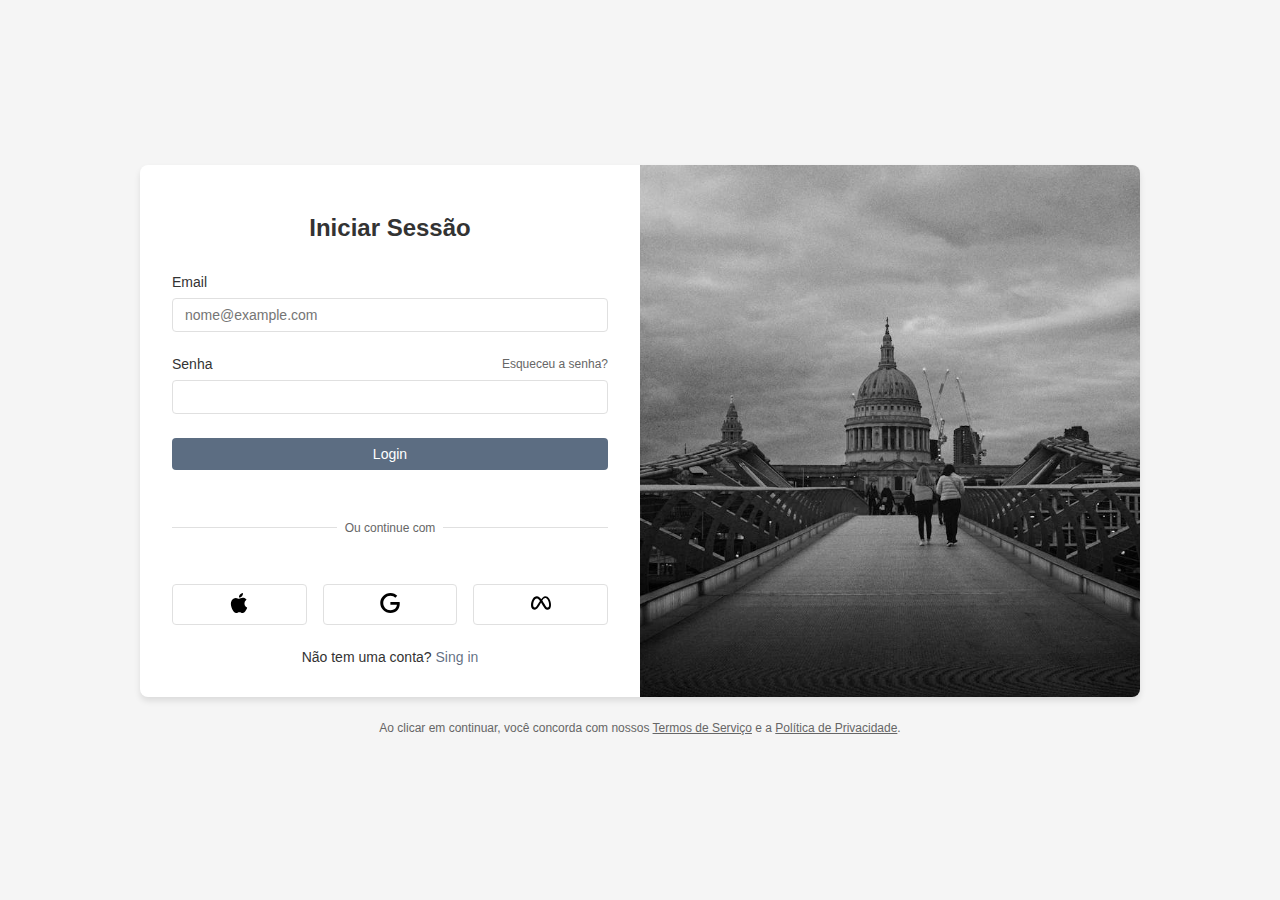
<file: src/index.html>
<!DOCTYPE html>
<html lang="en">
  <head>
    <meta charset="UTF-8" />
    <meta name="viewport" content="width=device-width, initial-scale=1.0" />
    <link rel="stylesheet" href="/styles/style.css" />
    <title>Tela de Login</title>
  </head>
  <body>
    <div class="container">
      <div class="login-form">
        <div class="card">
          <div class="card-content">
            <form id="loginForm">
              <div class="form-inner">
                <div class="form-header">
                  <h1>Iniciar Sessão</h1>
                </div>
                <div class="form-group">
                  <label for="email">Email</label>
                  <input
                    id="email"
                    type="email"
                    placeholder="nome@example.com"
                    required
                  />
                </div>
                <div class="form-group">
                  <div class="password-header">
                    <label for="password">Senha</label>
                    <a href="forgot-password.html" class="forgot-password"
                      >Esqueceu a senha?</a
                    >
                  </div>
                  <input id="password" type="password" required />
                </div>
                <button type="submit" class="btn btn-primary">Login</button>
                <div class="divider">
                  <span>Ou continue com</span>
                </div>
                <div class="social-buttons">
                  <button class="btn btn-outline" aria-label="Login with Apple">
                    <svg xmlns="http://www.w3.org/2000/svg" viewBox="0 0 24 24">
                      <path
                        d="M12.152 6.896c-.948 0-2.415-1.078-3.96-1.04-2.04.027-3.91 1.183-4.961 3.014-2.117 3.675-.546 9.103 1.519 12.09 1.013 1.454 2.208 3.09 3.792 3.039 1.52-.065 2.09-.987 3.935-.987 1.831 0 2.35.987 3.96.948 1.637-.026 2.676-1.48 3.676-2.948 1.156-1.688 1.636-3.325 1.662-3.415-.039-.013-3.182-1.221-3.22-4.857-.026-3.04 2.48-4.494 2.597-4.559-1.429-2.09-3.623-2.324-4.39-2.376-2-.156-3.675 1.09-4.61 1.09zM15.53 3.83c.843-1.012 1.4-2.427 1.245-3.83-1.207.052-2.662.805-3.532 1.818-.78.896-1.454 2.338-1.273 3.714 1.338.104 2.715-.688 3.559-1.701"
                      />
                    </svg>
                  </button>
                  <button
                    class="btn btn-outline"
                    aria-label="Login with Google"
                  >
                    <svg xmlns="http://www.w3.org/2000/svg" viewBox="0 0 24 24">
                      <path
                        d="M12.48 10.92v3.28h7.84c-.24 1.84-.853 3.187-1.787 4.133-1.147 1.147-2.933 2.4-6.053 2.4-4.827 0-8.6-3.893-8.6-8.72s3.773-8.72 8.6-8.72c2.6 0 4.507 1.027 5.907 2.347l2.307-2.307C18.747 1.44 16.133 0 12.48 0 5.867 0 .307 5.387.307 12s5.56 12 12.173 12c3.573 0 6.267-1.173 8.373-3.36 2.16-2.16 2.84-5.213 2.84-7.667 0-.76-.053-1.467-.173-2.053H12.48z"
                      />
                    </svg>
                  </button>
                  <button class="btn btn-outline" aria-label="Login with Meta">
                    <svg xmlns="http://www.w3.org/2000/svg" viewBox="0 0 24 24">
                      <path
                        d="M6.915 4.03c-1.968 0-3.683 1.28-4.871 3.113C.704 9.208 0 11.883 0 14.449c0 .706.07 1.369.21 1.973a6.624 6.624 0 0 0 .265.86 5.297 5.297 0 0 0 .371.761c.696 1.159 1.818 1.927 3.593 1.927 1.497 0 2.633-.671 3.965-2.444.76-1.012 1.144-1.626 2.663-4.32l.756-1.339.186-.325c.061.1.121.196.183.3l2.152 3.595c.724 1.21 1.665 2.556 2.47 3.314 1.046.987 1.992 1.22 3.06 1.22 1.075 0 1.876-.355 2.455-.843a3.743 3.743 0 0 0 .81-.973c.542-.939.861-2.127.861-3.745 0-2.72-.681-5.357-2.084-7.45-1.282-1.912-2.957-2.93-4.716-2.93-1.047 0-2.088.467-3.053 1.308-.652.57-1.257 1.29-1.82 2.05-.69-.875-1.335-1.547-1.958-2.056-1.182-.966-2.315-1.303-3.454-1.303zm10.16 2.053c1.147 0 2.188.758 2.992 1.999 1.132 1.748 1.647 4.195 1.647 6.4 0 1.548-.368 2.9-1.839 2.9-.58 0-1.027-.23-1.664-1.004-.496-.601-1.343-1.878-2.832-4.358l-.617-1.028a44.908 44.908 0 0 0-1.255-1.98c.07-.109.141-.224.211-.327 1.12-1.667 2.118-2.602 3.358-2.602zm-10.201.553c1.265 0 2.058.791 2.675 1.446.307.327.737.871 1.234 1.579l-1.02 1.566c-.757 1.163-1.882 3.017-2.837 4.338-1.191 1.649-1.81 1.817-2.486 1.817-.524 0-1.038-.237-1.383-.794-.263-.426-.464-1.13-.464-2.046 0-2.221.63-4.535 1.66-6.088.454-.687.964-1.226 1.533-1.533a2.264 2.264 0 0 1 1.088-.285z"
                      />
                    </svg>
                  </button>
                </div>
                <div class="signup-link">
                  Não tem uma conta? <a href="signup.html">Sing in</a>
                </div>
              </div>
            </form>
            <div class="card-image">
              <img src="/src/images/image1.png" alt="Image" />
            </div>
          </div>
        </div>
        <div class="terms">
          Ao clicar em continuar, você concorda com nossos
          <a href="terms-of-service.html">Termos de Serviço</a> e a
          <a href="privacy-policy-page.html">Política de Privacidade</a>.
        </div>
      </div>
    </div>
    <script src="/js/script.js"></script>
    <script src="/js/page-transition.js"></script>
  </body>
</html>
</file>
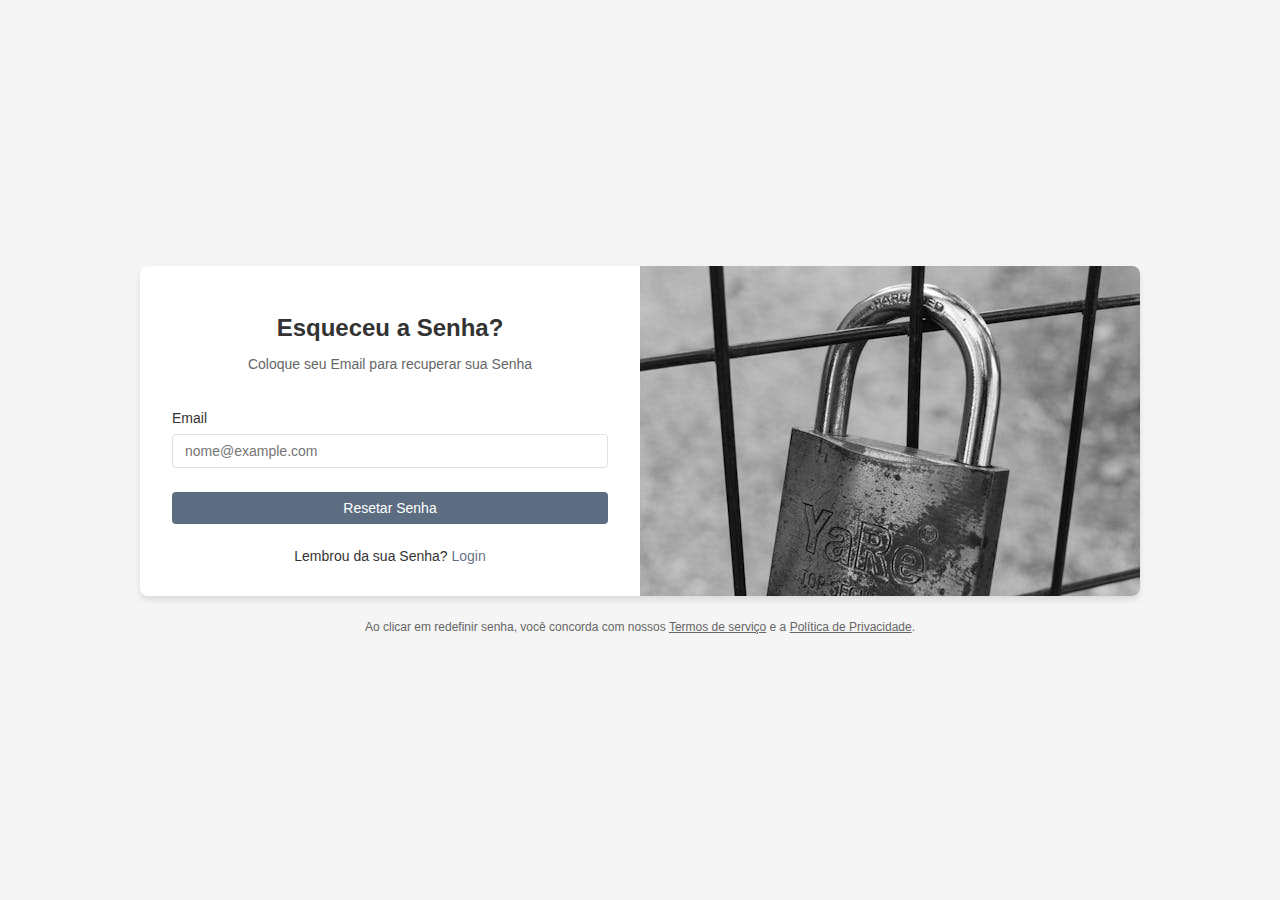
<file: src/forgot-password.html>
<!DOCTYPE html>
<html lang="en">
  <head>
    <meta charset="UTF-8" />
    <meta name="viewport" content="width=device-width, initial-scale=1.0" />
    <title>Esqueceu Senha</title>
    <link rel="stylesheet" href="/styles/style.css">
  </head>
  <body>
    <div class="container">
      <div class="login-form">
        <div class="card">
          <div class="card-content">
            <form id="forgotPasswordForm">
              <div class="form-inner">
                <div class="form-header">
                  <h1>Esqueceu a Senha?</h1>
                  <p>Coloque seu Email para recuperar sua Senha</p>
                </div>
                <div class="form-group">
                  <label for="email">Email</label>
                  <input
                    id="email"
                    type="email"
                    placeholder="nome@example.com"
                    required
                  />
                </div>
                <button type="submit" class="btn btn-primary">
                  Resetar Senha
                </button>
                <div class="signup-link">
                  Lembrou da sua Senha? <a href="index.html">Login</a>
                </div>
              </div>
            </form>
            <div class="card-image">
              <img src="/src/images/image2.png" alt="Forgot Password Image" />
            </div>
          </div>
        </div>
        <div class="terms">
          Ao clicar em redefinir senha, você concorda com nossos
          <a href="terms-of-service.html">Termos de serviço</a> e a
          <a href="privacy-policy-page.html">Política de Privacidade</a>.
        </div>
      </div>
    </div>
    <script src="/js/forgot-password.js"></script>
    <script src="/js/page-transition.js"></script>
  </body>
</html>
</file>
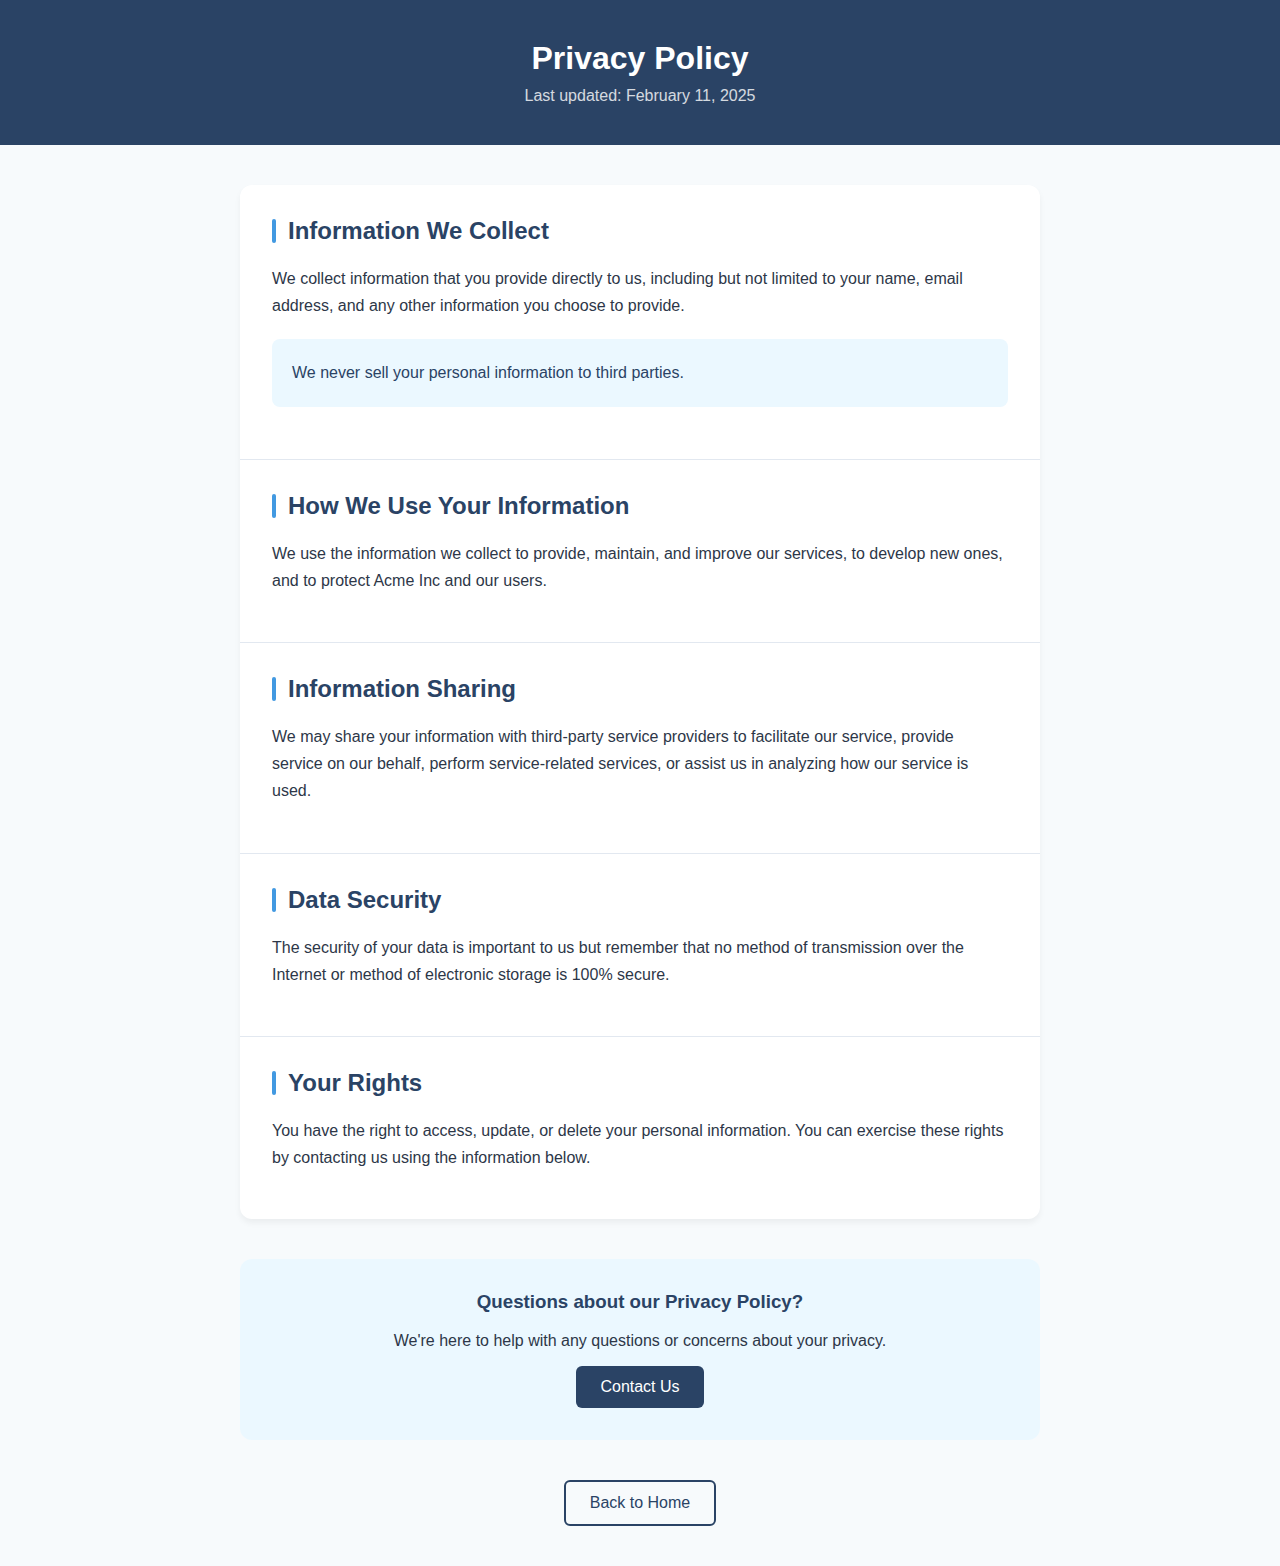
<file: src/privacy-policy-page.html>
<!DOCTYPE html>
<html lang="en">
  <head>
    <meta charset="UTF-8" />
    <meta name="viewport" content="width=device-width, initial-scale=1.0" />
    <title>Privacy Policy - Acme Inc</title>
    <style>
      :root {
        --primary: #2a4365;
        --secondary: #4299e1;
        --background: #f7fafc;
        --card-background: #ffffff;
        --text: #2d3748;
        --muted-text: #718096;
        --border: #e2e8f0;
        --accent: #ebf8ff;
      }

      body {
        font-family: -apple-system, BlinkMacSystemFont, "Segoe UI", Roboto,
          "Helvetica Neue", Arial, sans-serif;
        background-color: var(--background);
        color: var(--text);
        margin: 0;
        padding: 0;
        min-height: 100vh;
      }

      .header {
        background-color: var(--primary);
        color: white;
        padding: 40px 0;
        text-align: center;
        margin-bottom: 40px;
      }

      .header h1 {
        margin: 0;
        font-size: 32px;
        font-weight: 600;
      }

      .header p {
        margin: 10px 0 0;
        opacity: 0.8;
      }

      .container {
        width: 100%;
        max-width: 800px;
        margin: 0 auto;
        padding: 0 20px;
      }

      .privacy-card {
        background-color: var(--card-background);
        border-radius: 12px;
        box-shadow: 0 4px 6px rgba(0, 0, 0, 0.05);
        margin-bottom: 40px;
      }

      .privacy-section {
        padding: 32px;
        border-bottom: 1px solid var(--border);
      }

      .privacy-section:last-child {
        border-bottom: none;
      }

      .privacy-section h2 {
        color: var(--primary);
        font-size: 24px;
        margin-top: 0;
        margin-bottom: 20px;
        display: flex;
        align-items: center;
      }

      .privacy-section h2::before {
        content: "";
        display: inline-block;
        width: 4px;
        height: 24px;
        background-color: var(--secondary);
        margin-right: 12px;
        border-radius: 2px;
      }

      .privacy-section p {
        line-height: 1.7;
        color: var(--text);
        font-size: 16px;
        margin: 16px 0;
      }

      .highlighted-info {
        background-color: var(--accent);
        padding: 20px;
        border-radius: 8px;
        margin: 20px 0;
      }

      .highlighted-info p {
        margin: 0;
        color: var(--primary);
      }

      .contact-section {
        background-color: var(--accent);
        padding: 32px;
        border-radius: 12px;
        margin-top: 40px;
        text-align: center;
      }

      .contact-section h3 {
        color: var(--primary);
        margin-top: 0;
      }

      .btn {
        display: inline-block;
        padding: 12px 24px;
        background-color: var(--primary);
        color: white;
        text-decoration: none;
        border-radius: 6px;
        transition: all 0.3s ease;
        font-weight: 500;
      }

      .btn:hover {
        background-color: var(--secondary);
        transform: translateY(-1px);
      }

      .back-link {
        text-align: center;
        margin: 40px 0;
      }

      .back-btn {
        display: inline-flex;
        align-items: center;
        padding: 12px 24px;
        background-color: transparent;
        color: var(--primary);
        border: 2px solid var(--primary);
        text-decoration: none;
        border-radius: 6px;
        transition: all 0.3s ease;
        font-weight: 500;
      }

      .back-btn:hover {
        background-color: var(--primary);
        color: white;
      }

      @media (max-width: 768px) {
        .header {
          padding: 30px 0;
        }

        .privacy-section {
          padding: 24px;
        }

        .privacy-section h2 {
          font-size: 20px;
        }

        .privacy-section p {
          font-size: 15px;
        }
      }
    </style>
  </head>
  <body>
    <header class="header">
      <div class="container">
        <h1>Privacy Policy</h1>
        <p>Last updated: February 11, 2025</p>
      </div>
    </header>

    <div class="container">
      <div class="privacy-card">
        <div class="privacy-section">
          <h2>Information We Collect</h2>
          <p>
            We collect information that you provide directly to us, including
            but not limited to your name, email address, and any other
            information you choose to provide.
          </p>
          <div class="highlighted-info">
            <p>We never sell your personal information to third parties.</p>
          </div>
        </div>

        <div class="privacy-section">
          <h2>How We Use Your Information</h2>
          <p>
            We use the information we collect to provide, maintain, and improve
            our services, to develop new ones, and to protect Acme Inc and our
            users.
          </p>
        </div>

        <div class="privacy-section">
          <h2>Information Sharing</h2>
          <p>
            We may share your information with third-party service providers to
            facilitate our service, provide service on our behalf, perform
            service-related services, or assist us in analyzing how our service
            is used.
          </p>
        </div>

        <div class="privacy-section">
          <h2>Data Security</h2>
          <p>
            The security of your data is important to us but remember that no
            method of transmission over the Internet or method of electronic
            storage is 100% secure.
          </p>
        </div>

        <div class="privacy-section">
          <h2>Your Rights</h2>
          <p>
            You have the right to access, update, or delete your personal
            information. You can exercise these rights by contacting us using
            the information below.
          </p>
        </div>
      </div>

      <div class="contact-section">
        <h3>Questions about our Privacy Policy?</h3>
        <p>
          We're here to help with any questions or concerns about your privacy.
        </p>
        <a href="#" class="btn">Contact Us</a>
      </div>

      <div class="back-link">
        <a href="index.html" class="back-btn">Back to Home</a>
      </div>
    </div>
  </body>
  <script src="/js/page-transition.js"></script>
</html>
</file>
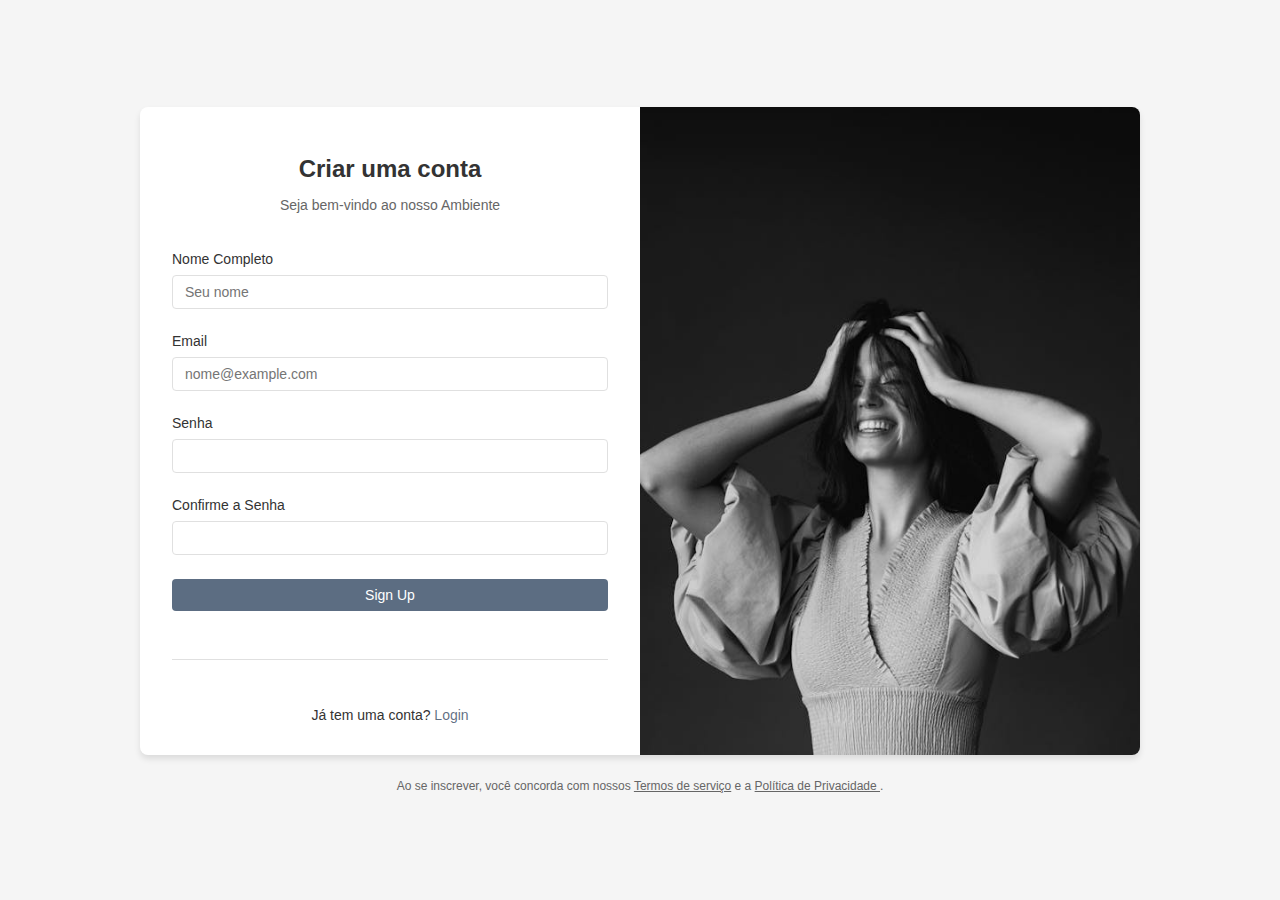
<file: src/signup.html>
<!DOCTYPE html>
<html lang="en">
  <head>
    <meta charset="UTF-8" />
    <meta name="viewport" content="width=device-width, initial-scale=1.0" />
    <title>Sign Up</title>
    <link rel="stylesheet" href="/styles/style.css">
  </head>
  <body>
    <div class="container">
      <div class="login-form">
        <div class="card">
          <div class="card-content">
            <form id="signupForm">
              <div class="form-inner">
                <div class="form-header">
                  <h1>Criar uma conta</h1>
                  <p>Seja bem-vindo ao nosso Ambiente</p>
                </div>
                <div class="form-group">
                  <label for="name">Nome Completo</label>
                  <input
                    id="Nome"
                    type="text"
                    placeholder="Seu nome"
                    required
                  />
                </div>
                <div class="form-group">
                  <label for="email">Email</label>
                  <input
                    id="email"
                    type="email"
                    placeholder="nome@example.com"
                    required
                  />
                </div>
                <div class="form-group">
                  <label for="password">Senha</label>
                  <input id="password" type="password" required />
                </div>
                <div class="form-group">
                  <label for="confirmPassword">Confirme a Senha</label>
                  <input id="confirmPassword" type="password" required />
                </div>
                <button type="submit" class="btn btn-primary">Sign Up</button>
                <div class="divider"></div>
                <div class="signup-link">
                  Já tem uma conta? <a href="index.html">Login</a>
                </div>
              </div>
            </form>
            <div class="card-image">
              <img src="/src/images/image3.png" alt="Sign Up Image" />
            </div>
          </div>
        </div>
        <div class="terms">
          Ao se inscrever, você concorda com nossos
          <a href="#">Termos de serviço</a> e a
          <a href="#">Política de Privacidade </a>.
        </div>
      </div>
    </div>
    <script src="/js/page-transition.js"></script>
  </body>
</html>
</file>
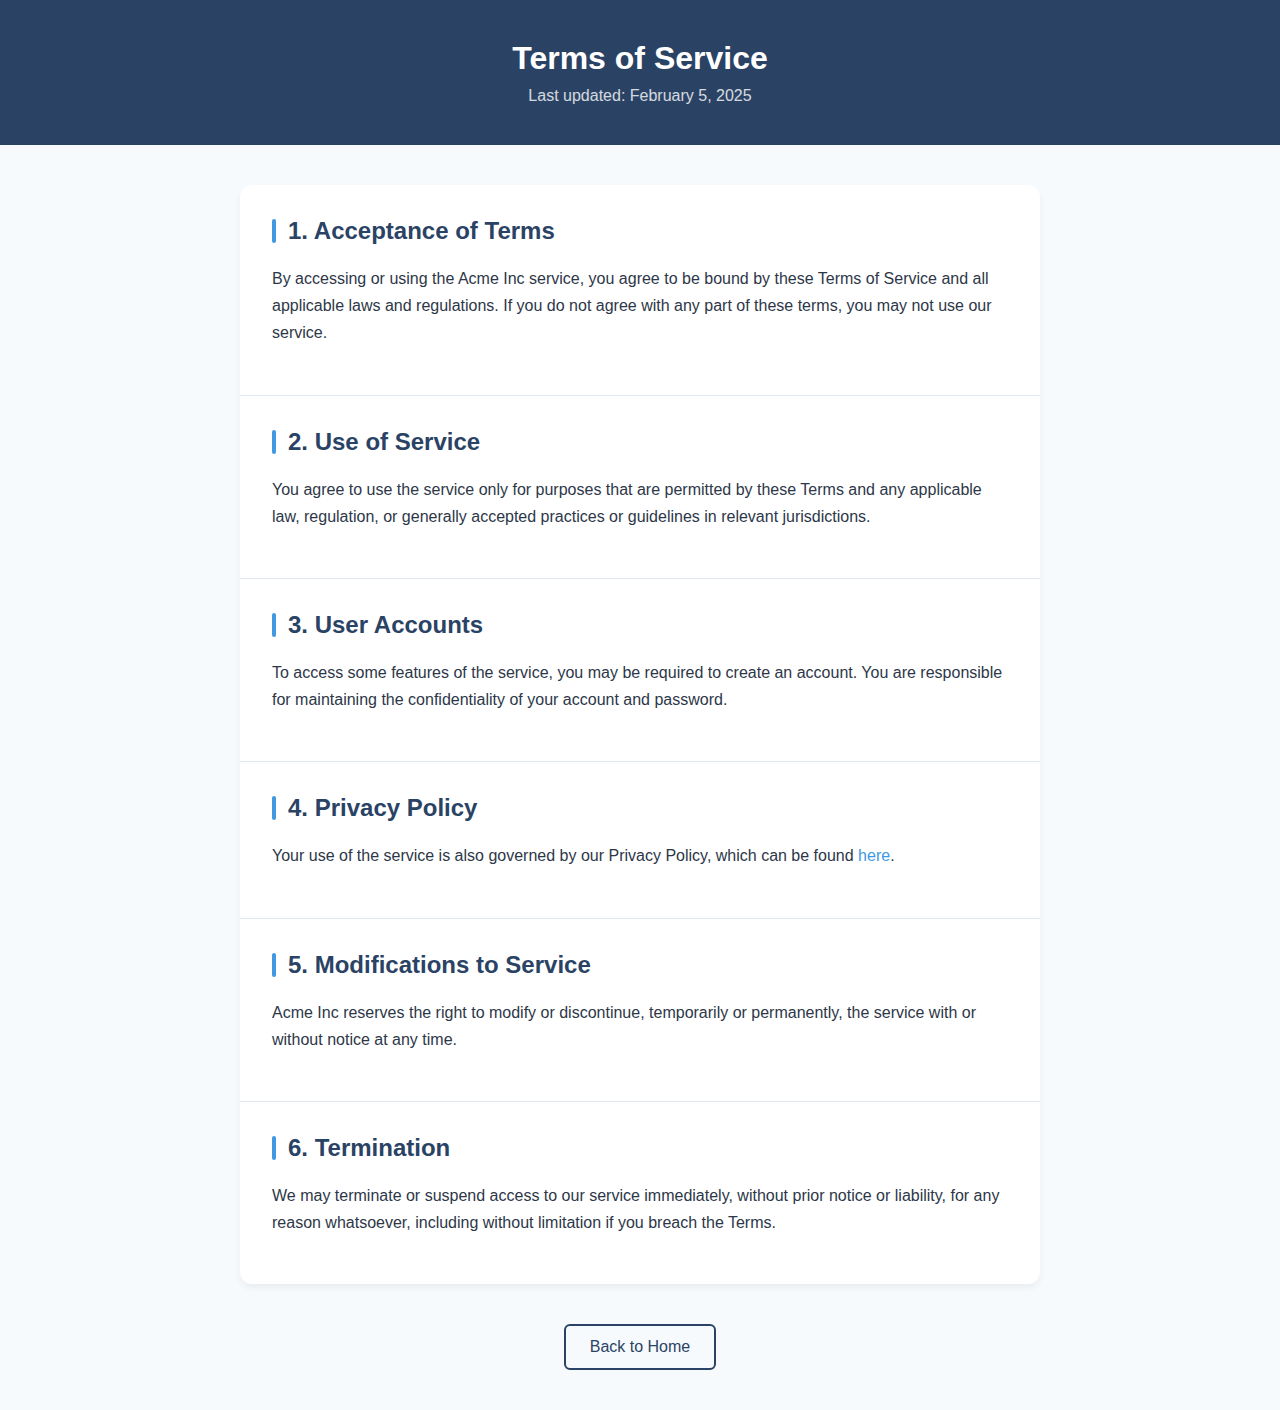
<file: src/terms-of-service.html>
<!DOCTYPE html>
<html lang="en">
  <head>
    <meta charset="UTF-8" />
    <meta name="viewport" content="width=device-width, initial-scale=1.0" />
    <title>Terms of Service - Acme Inc</title>
    <style>
      :root {
        --primary: #2a4365;
        --secondary: #4299e1;
        --background: #f7fafc;
        --card-background: #ffffff;
        --text: #2d3748;
        --muted-text: #718096;
        --border: #e2e8f0;
        --accent: #ebf8ff;
      }

      body {
        font-family: -apple-system, BlinkMacSystemFont, "Segoe UI", Roboto,
          "Helvetica Neue", Arial, sans-serif;
        background-color: var(--background);
        color: var(--text);
        margin: 0;
        padding: 0;
        min-height: 100vh;
      }

      .header {
        background-color: var(--primary);
        color: white;
        padding: 40px 0;
        text-align: center;
        margin-bottom: 40px;
      }

      .header h1 {
        margin: 0;
        font-size: 32px;
        font-weight: 600;
      }

      .header p {
        margin: 10px 0 0;
        opacity: 0.8;
      }

      .container {
        width: 100%;
        max-width: 800px;
        margin: 0 auto;
        padding: 0 20px;
      }

      .terms-card {
        background-color: var(--card-background);
        border-radius: 12px;
        box-shadow: 0 4px 6px rgba(0, 0, 0, 0.05);
        margin-bottom: 40px;
      }

      .terms-section {
        padding: 32px;
        border-bottom: 1px solid var(--border);
      }

      .terms-section:last-child {
        border-bottom: none;
      }

      .terms-section h2 {
        color: var(--primary);
        font-size: 24px;
        margin-top: 0;
        margin-bottom: 20px;
        display: flex;
        align-items: center;
      }

      .terms-section h2::before {
        content: "";
        display: inline-block;
        width: 4px;
        height: 24px;
        background-color: var(--secondary);
        margin-right: 12px;
        border-radius: 2px;
      }

      .terms-section p {
        line-height: 1.7;
        color: var(--text);
        font-size: 16px;
        margin: 16px 0;
      }

      .terms-section a {
        color: var(--secondary);
        text-decoration: none;
        transition: color 0.3s ease;
      }

      .terms-section a:hover {
        color: var(--primary);
        text-decoration: underline;
      }

      .highlighted-info {
        background-color: var(--accent);
        padding: 20px;
        border-radius: 8px;
        margin: 20px 0;
      }

      .back-link {
        text-align: center;
        margin: 40px 0;
      }

      .back-btn {
        display: inline-flex;
        align-items: center;
        padding: 12px 24px;
        background-color: transparent;
        color: var(--primary);
        border: 2px solid var(--primary);
        text-decoration: none;
        border-radius: 6px;
        transition: all 0.3s ease;
        font-weight: 500;
      }

      .back-btn:hover {
        background-color: var(--primary);
        color: white;
      }

      @media (max-width: 768px) {
        .header {
          padding: 30px 0;
        }

        .terms-section {
          padding: 24px;
        }

        .terms-section h2 {
          font-size: 20px;
        }

        .terms-section p {
          font-size: 15px;
        }
      }
    </style>
  </head>
  <body>
    <header class="header">
      <div class="container">
        <h1>Terms of Service</h1>
        <p>Last updated: February 5, 2025</p>
      </div>
    </header>

    <div class="container">
      <div class="terms-card">
        <div class="terms-section">
          <h2>1. Acceptance of Terms</h2>
          <p>
            By accessing or using the Acme Inc service, you agree to be bound by
            these Terms of Service and all applicable laws and regulations. If
            you do not agree with any part of these terms, you may not use our
            service.
          </p>
        </div>

        <div class="terms-section">
          <h2>2. Use of Service</h2>
          <p>
            You agree to use the service only for purposes that are permitted by
            these Terms and any applicable law, regulation, or generally
            accepted practices or guidelines in relevant jurisdictions.
          </p>
        </div>

        <div class="terms-section">
          <h2>3. User Accounts</h2>
          <p>
            To access some features of the service, you may be required to
            create an account. You are responsible for maintaining the
            confidentiality of your account and password.
          </p>
        </div>

        <div class="terms-section">
          <h2>4. Privacy Policy</h2>
          <p>
            Your use of the service is also governed by our Privacy Policy,
            which can be found <a href="privacy-policy-page.html">here</a>.
          </p>
        </div>

        <div class="terms-section">
          <h2>5. Modifications to Service</h2>
          <p>
            Acme Inc reserves the right to modify or discontinue, temporarily or
            permanently, the service with or without notice at any time.
          </p>
        </div>

        <div class="terms-section">
          <h2>6. Termination</h2>
          <p>
            We may terminate or suspend access to our service immediately,
            without prior notice or liability, for any reason whatsoever,
            including without limitation if you breach the Terms.
          </p>
        </div>
      </div>

      <div class="back-link">
        <a href="index.html" class="back-btn">Back to Home</a>
      </div>
    </div>
    <script src="/js/page-transition.js"></script>
  </body>
</html>
</file>
<file: styles/style.css>
:root {
  --primary: #1f3753ba;
  --background: #f5f5f5;
  --card-background: #ffffff;
  --text: #333333;
  --muted-text: #666666;
  --border: #e0e0e0;
}

body {
  font-family: -apple-system, BlinkMacSystemFont, "Segoe UI", Roboto,
    "Helvetica Neue", Arial, sans-serif;
  background-color: var(--background);
  color: var(--text);
  margin: 0;
  padding: 0;
  min-height: 100vh;
  display: flex;
  align-items: center;
  justify-content: center;
}

.container {
  width: 100%;
  max-width: 1000px;
  padding: 20px;
}

.card {
  background-color: var(--card-background);
  border-radius: 8px;
  overflow: hidden;
  box-shadow: 0 4px 6px rgba(0, 0, 0, 0.1);
}

.card-content {
  display: flex;
}

form {
  flex: 1;
  padding: 32px;
}

.form-inner {
  display: flex;
  flex-direction: column;
  gap: 24px;
}

.form-header {
  text-align: center;
}

h1 {
  font-size: 24px;
  margin-bottom: 8px;
}

p {
  color: var(--muted-text);
  font-size: 14px;
}

.form-group {
  display: flex;
  flex-direction: column;
  gap: 8px;
}

label {
  font-size: 14px;
  font-weight: 500;
}

input {
  padding: 8px 12px;
  border: 1px solid var(--border);
  border-radius: 4px;
  font-size: 14px;
}

.password-header {
  display: flex;
  justify-content: space-between;
  align-items: center;
}

.forgot-password {
  font-size: 12px;
  color: var(--muted-text);
  text-decoration: none;
}

.forgot-password:hover {
  text-decoration: underline;
}

.btn {
  padding: 8px 16px;
  border: none;
  border-radius: 4px;
  font-size: 14px;
  font-weight: 500;
  cursor: pointer;
  transition: background-color 0.3s;
}

.btn-primary {
  background-color: var(--primary);
  color: white;
}

.btn-primary:hover {
  background-color: #204a78b9;
}

.divider {
  text-align: center;
  position: relative;
  margin: 24px 0;
}

.divider::before {
  content: "";
  position: absolute;
  top: 50%;
  left: 0;
  right: 0;
  height: 1px;
  background-color: var(--border);
}

.divider span {
  background-color: var(--card-background);
  padding: 0 8px;
  position: relative;
  color: var(--muted-text);
  font-size: 12px;
}

.social-buttons {
  display: grid;
  grid-template-columns: repeat(3, 1fr);
  gap: 16px;
}

.btn-outline {
  background-color: transparent;
  border: 1px solid var(--border);
}

.btn-outline:hover {
  background-color: var(--background);
}

.btn-outline svg {
  width: 20px;
  height: 20px;
}

.signup-link {
  text-align: center;
  font-size: 14px;
}

.signup-link a {
  color: var(--primary);
  text-decoration: none;
}

.signup-link a:hover {
  text-decoration: underline;
}

.card-image {
  display: none;
}

.terms {
  text-align: center;
  font-size: 12px;
  color: var(--muted-text);
  margin-top: 24px;
}

.terms a {
  color: var(--muted-text);
  text-decoration: underline;
}

@media (min-width: 768px) {
  .card-content {
    display: grid;
    grid-template-columns: 1fr 1fr;
  }

  .card-image {
    display: block;
    position: relative;
    background-color: var(--background);
  }

  .card-image img {
    position: absolute;
    inset: 0;
    width: 100%;
    height: 100%;
    object-fit: cover;
  }
}
</file>
